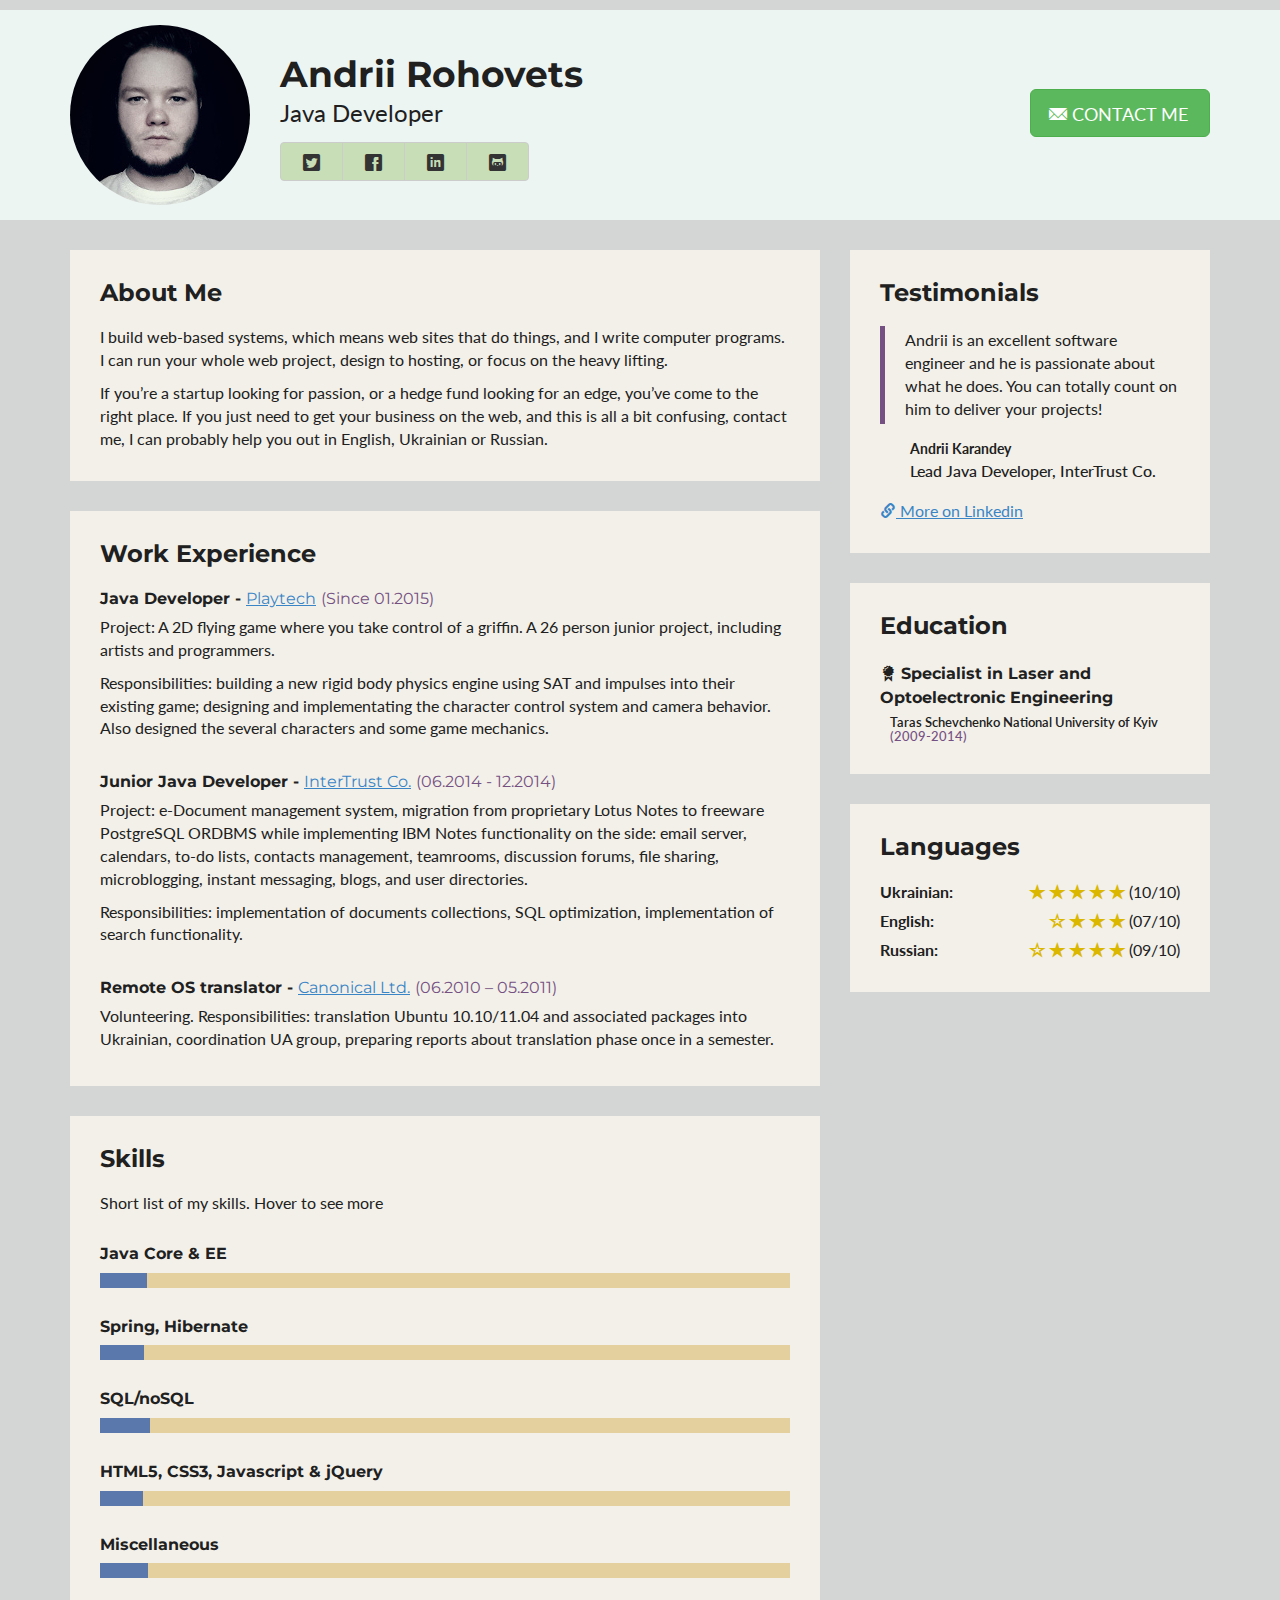
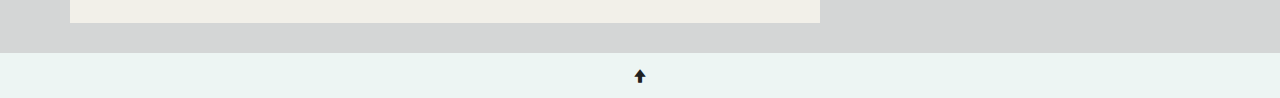
<file: index.html>
<!DOCTYPE html>
<html>
<head lang="en">
    <meta charset="UTF-8">
    <link rel="shortcut icon" href="favicon.ico">
    <title>Andrii Rohovets | Java Developer</title>

    <!-- Bootstrap CSS -->
    <link rel="stylesheet" href="css/bootstrap.min.css">
    <!-- Glyphicons PRO -->
    <link rel="stylesheet" href="css/glyphicons.css">
    <!-- Custom CSS -->
    <link rel="stylesheet" href="css/style.css">

    <!-- jQuery -->
    <script src="https://ajax.googleapis.com/ajax/libs/jquery/2.1.3/jquery.min.js"></script>
    <!-- Bootstrap JS -->
    <script type="text/javascript" async src="js/bootstrap.min.js"></script>
    <!-- custom js -->
    <script type="text/javascript" async src="js/main.js"></script>
</head>
<body>

<header>
    <div class="container">
        <img class="profile-image img-responsive img-circle pull-left" src="img/profile.jpg" alt="My photo"/>

        <div class="profile-content pull-left">
            <h1 class="name">Andrii Rohovets</h1>
            <h2 class="description">Java Developer</h2>

            <div class="btn-group" role="group">
                <a class="btn btn-default" href="https://twitter.com/AndrewRogovets" target="_blank" role="button"><i
                        class="si si-twitter"></i></a>
                <a class="btn btn-default" href="https://www.facebook.com/andrew.rogovets" target="_blank"
                   role="button"><i class="si si-facebook"></i></a>
                <a class="btn btn-default" href="https://ua.linkedin.com/in/andriirohovets" target="_blank"
                   role="button"><i class="si si-linked_in"></i></a>
                <a class="btn btn-default" href="https://github.com/ragePowered" target="_blank" role="button"><i
                        class="si si-github"></i></a>
            </div>
        </div>

        <a class="btn btn-lg btn-success pull-right" id="contactMe" href="mailto:andrew.rogovets@gmail.com"
           target="_blank"
           role="button"><i class="gi gi-envelope"></i>Contact me</a>
    </div>
</header>

<main class="container">
    <div class="row">

        <!-- Primary column -->
        <div class="col-md-8 col-sm-12 col-xs-12">
            <!-- About Me -->
            <section>
                <div class="section-inner">
                    <h2 class="heading">About Me</h2>
                    <p>I build web-based systems, which means web sites that do things, and I write computer programs.<br/>I can run your whole web project, design to hosting, or focus on the heavy lifting.</p>
                    <p>If you’re a startup looking for passion, or a hedge fund looking for an edge, you’ve come to the right place. If you just need to get your business on the web, and this is all a bit confusing,
                        contact me, I can probably help you out in English, Ukrainian or Russian.</p>
                </div>
            </section>

            <!-- Experience -->
            <section>
                <div class="section-inner">
                    <h2 class="heading">Work Experience</h2>

                    <div class="content">
                        <div class="item">
                            <h3 class="title">Java Developer - <span class="place"><a href="https://www.playtech.com/" target="_blank">Playtech</a></span> <span class="time">(Since 01.2015)</span>
                            </h3>
                            <p>Project: A 2D flying game where you take control of a griffin. A 26 person junior project, including artists and programmers.</p>
                            <p>Responsibilities: building a new rigid body physics engine using SAT and impulses into their existing game; designing and implementating the character control system and camera behavior.
                                Also designed the several characters and some game mechanics.</p>
                        </div>

                        <div class="item">
                            <h3 class="title">Junior Java Developer - <span class="place"><a href="http://www.intertrust.ru/" target="_blank">InterTrust Co.</a></span> <span class="time">(06.2014 - 12.2014)</span>
                            </h3>
                            <p>Project: e-Document management system, migration from proprietary Lotus Notes to freeware PostgreSQL ORDBMS while implementing IBM Notes functionality on the side: email server,
                                calendars, to-do lists, contacts management, teamrooms, discussion forums, file sharing, microblogging, instant messaging, blogs, and user directories.</p>
                            <p>Responsibilities: implementation of documents collections, SQL optimization, implementation of search functionality.</p>
                        </div>

                        <div class="item">
                            <h3 class="title">Remote OS translator - <span class="place"><a href="http://www.canonical.com/" target="_blank">Canonical Ltd.</a></span> <span class="time">(06.2010 – 05.2011)</span>
                            </h3>
                            <p>Volunteering. Responsibilities: translation Ubuntu 10.10/11.04 and associated packages into Ukrainian, coordination UA group, preparing reports about translation phase once in a
                                semester.</p>
                        </div>
                    </div>
                </div>
            </section>

            <!-- Skills -->
            <section>
                <div class="section-inner">
                    <h2 class="heading">Skills</h2>

                    <p class="intro"> Short list of my skills. Hover to see more</p>

                    <div class="skillset">

                        <!-- Java Core && Java EE -->
                        <div class="item">
                            <h3 class="level-title">Java Core &amp; EE</h3>

                            <div class="level-bar">
                                <div class="level-bar-inner level-label" data-level="87%"
                                     data-toggle="tooltip" data-placement="bottom" data-animation="true"
                                     title="Collections, Multithreading, NIO, Sockets, Concurrent API, EJB, JMS, Servlets, JSP">
                                </div>
                            </div>
                        </div>

                        <!-- Spring, Hibernate -->
                        <div class="item">
                            <h3 class="level-title">Spring, Hibernate</h3>

                            <div class="level-bar">
                                <div class="level-bar-inner level-label" data-level="82%"
                                     data-toggle="tooltip" data-placement="bottom" data-animation="true"
                                     title="DI, AOP, Security, MVC, JPA">
                                </div>
                            </div>
                        </div>

                        <!-- SQL/noSQL -->
                        <div class="item">
                            <h3 class="level-title">SQL/noSQL</h3>

                            <div class="level-bar">
                                <div class="level-bar-inner level-label" data-level="94%"
                                     data-toggle="tooltip" data-placement="bottom" data-animation="true"
                                     title="Oracle, PostgreSQL, MongoDB">
                                </div>
                            </div>
                        </div>

                        <!-- Javascript & jQuery -->
                        <div class="item">
                            <h3 class="level-title">HTML5, CSS3, Javascript &amp; jQuery</h3>

                            <div class="level-bar">
                                <div class="level-bar-inner" data-level="80%">
                                </div>
                            </div>
                        </div>

                        <!-- Miscellaneous -->
                        <div class="item">
                            <h3 class="level-title">Miscellaneous</h3>

                            <div class="level-bar">
                                <div class="level-bar-inner level-label" data-level="90%"
                                     data-toggle="tooltip" data-placement="bottom" data-animation="true"
                                     title="XML, XSLT, SVN, GIT, Junit, Log4j, Maven, Jira, Tomcat, JBOSS">
                                </div>
                            </div>
                        </div>

                    </div>
                </div>
            </section>

        </div>

        <!-- Secondary column -->
        <div class="col-md-4 col-sm-12 col-xs-12">

            <!-- Testimonials -->
            <aside class="testimonials">
                <div class="section-inner">
                    <h2 class="heading">Testimonials</h2>

                    <div class="content">
                        <div class="item">
                            <blockquote class="quote">
                                <p> Andrii is an excellent software engineer and he is passionate about what he does. You can totally count on him to deliver your
                                    projects!</p>
                            </blockquote>
                            <p class="source"><span class="name">Andrii Karandey</span><br/><span class="title">Lead Java Developer, InterTrust Co.</span>
                            </p>
                        </div>
                    </div>
                    <a class="more-link" href="https://ua.linkedin.com/in/andriirohovets" target="_blank"><i class="gi gi-link"></i> More on Linkedin</a>
                </div>
            </aside>

            <!-- Education -->
            <aside class="education">
                <div class="section-inner">
                    <h2 class="heading">Education</h2>

                    <div class="content">
                        <div class="item">
                            <h3 class="title"><i class="gi gi-certificate"></i> Specialist in Laser and Optoelectronic Engineering
                            </h3>
                            <h4 class="university">Taras Schevchenko National University of Kyiv <span class="year">(2009-2014)</span></h4>
                        </div>
                    </div>
                </div>
            </aside>

            <!-- Languages -->
            <aside class="languages">
                <div class="section-inner">
                    <h2 class="heading">Languages</h2>

                    <div class="content">
                        <ul class="list-unstyled">
                            <li class="item">
                                <span class="title">
                                    <strong>Ukrainian:</strong>
                                    <span class="stars">
                                        <i class="gi gi-star"></i> <i class="gi gi-star"></i> <i class="gi gi-star"></i> <i class="gi gi-star"></i> <i class="gi gi-star"></i> (10/10)
                                    </span>
                                </span>
                            </li>
                            <li class="item">
                                <span class="title">
                                    <strong>English:</strong>
                                    <span class="stars">
                                        <i class="gi gi-dislikes"></i> <i class="gi gi-star"></i> <i class="gi gi-star"></i> <i class="gi gi-star"></i> (07/10)
                                    </span>
                                </span>
                            </li>
                            <li class="item">
                                <span class="title">
                                    <strong>Russian:</strong>
                                    <span class="stars">
                                        <i class="gi gi-dislikes"></i> <i class="gi gi-star"></i> <i class="gi gi-star"></i> <i class="gi gi-star"></i> <i class="gi gi-star"></i> (09/10)
                                    </span>
                                </span>
                            </li>
                        </ul>
                    </div>
                </div>
            </aside>

        </div>
    </div>
</main>

<div class="scroll-top-wrapper ">
	<span class="scroll-top-inner">

	</span>
</div>

<footer class="footer">
    <div class="container text-center">
        <i class="gi gi-up_arrow"></i>
    </div>
</footer>

</body>
</html>
</file>
<file: css/glyphicons.css>
@font-face {
    font-family: 'Glyphicons Regular';
    src: url(../fonts/gi/glyphicons-regular.eot);
    src: url(../fonts/gi/glyphicons-regular.eot?#iefix) format('embedded-opentype'), url(../fonts/gi/glyphicons-regular.woff) format('woff'), url(../fonts/gi/glyphicons-regular.ttf) format('truetype'), url(../fonts/gi/glyphicons-regular.svg#glyphiconsregular) format('svg')
}

@font-face {
    font-family: 'Glyphicons Halflings Regular';
    src: url(../fonts/hi/glyphicons-halflings-regular.eot);
    src: url(../fonts/hi/glyphicons-halflings-regular.eot?#iefix) format('embedded-opentype'), url(../fonts/hi/glyphicons-halflings-regular.woff) format('woff'), url(../fonts/hi/glyphicons-halflings-regular.ttf) format('truetype'), url(../fonts/hi/glyphicons-halflings-regular.svg#glyphicons_halflingsregular) format('svg')
}

@font-face {
    font-family: 'Glyphicons Social Regular';
    src: url(../fonts/si/glyphicons-social-regular.eot);
    src: url(../fonts/si/glyphicons-social-regular.eot?#iefix) format('embedded-opentype'), url(../fonts/si/glyphicons-social-regular.woff) format('woff'), url(../fonts/si/glyphicons-social-regular.ttf) format('truetype'), url(../fonts/si/glyphicons-social-regular.svg#glyphicons_socialregular) format('svg')
}

@font-face {
    font-family: 'Glyphicons Filetypes Regular';
    src: url(../fonts/fi/glyphicons-filetypes-regular.eot);
    src: url(../fonts/fi/glyphicons-filetypes-regular.eot?#iefix) format('embedded-opentype'), url(../fonts/fi/glyphicons-filetypes-regular.woff) format('woff'), url(../fonts/fi/glyphicons-filetypes-regular.ttf) format('truetype'), url(../fonts/fi/glyphicons-filetypes-regular.svg#glyphicons_filetypesregular) format('svg')
}

.fi, .gi, .hi, .si {
    display: inline-block;
    position: relative;
    top: 2px;
    font-size: inherit;
    font-style: normal;
    font-weight: normal;
    -webkit-font-smoothing: antialiased;
}

.gi {
    font-family: 'Glyphicons Regular'
}

.hi {
    font-family: 'Glyphicons Halflings Regular'
}

.si {
    font-family: 'Glyphicons Social Regular'
}

.fi {
    font-family: 'Glyphicons Filetypes Regular'
}

.gi-white {
    color: #fff
}

.gi-glass:before {
    content: "\E001"
}

.gi-leaf:before {
    content: "\E002"
}

.gi-dog:before {
    content: "\E003"
}

.gi-user:before {
    content: "\E004"
}

.gi-girl:before {
    content: "\E005"
}

.gi-car:before {
    content: "\E006"
}

.gi-user_add:before {
    content: "\E007"
}

.gi-user_remove:before {
    content: "\E008"
}

.gi-film:before {
    content: "\E009"
}

.gi-magic:before {
    content: "\E010"
}

.gi-envelope:before {
    content: "\2709"
}

.gi-camera:before {
    content: "\E011"
}

.gi-heart:before {
    content: "\E013"
}

.gi-beach_umbrella:before {
    content: "\E014"
}

.gi-train:before {
    content: "\E015"
}

.gi-print:before {
    content: "\E016"
}

.gi-bin:before {
    content: "\E017"
}

.gi-music:before {
    content: "\E018"
}

.gi-note:before {
    content: "\E019"
}

.gi-heart_empty:before {
    content: "\E020"
}

.gi-home:before {
    content: "\E021"
}

.gi-snowflake:before {
    content: "\2744"
}

.gi-fire:before {
    content: "\E023"
}

.gi-magnet:before {
    content: "\E024"
}

.gi-parents:before {
    content: "\E025"
}

.gi-binoculars:before {
    content: "\E026"
}

.gi-road:before {
    content: "\E027"
}

.gi-search:before {
    content: "\E028"
}

.gi-cars:before {
    content: "\E029"
}

.gi-notes_2:before {
    content: "\E030"
}

.gi-pencil:before {
    content: "\270F"
}

.gi-bus:before {
    content: "\E032"
}

.gi-wifi_alt:before {
    content: "\E033"
}

.gi-luggage:before {
    content: "\E034"
}

.gi-old_man:before {
    content: "\E035"
}

.gi-woman:before {
    content: "\E036"
}

.gi-file:before {
    content: "\E037"
}

.gi-coins:before {
    content: "\E038"
}

.gi-airplane:before {
    content: "\2708"
}

.gi-notes:before {
    content: "\E040"
}

.gi-stats:before {
    content: "\E041"
}

.gi-charts:before {
    content: "\E042"
}

.gi-pie_chart:before {
    content: "\E043"
}

.gi-group:before {
    content: "\E044"
}

.gi-keys:before {
    content: "\E045"
}

.gi-calendar:before {
    content: "\E046"
}

.gi-router:before {
    content: "\E047"
}

.gi-camera_small:before {
    content: "\E048"
}

.gi-dislikes:before {
    content: "\E049"
}

.gi-star:before {
    content: "\E050"
}

.gi-link:before {
    content: "\E051"
}

.gi-eye_open:before {
    content: "\E052"
}

.gi-eye_close:before {
    content: "\E053"
}

.gi-alarm:before {
    content: "\E054"
}

.gi-clock:before {
    content: "\E055"
}

.gi-stopwatch:before {
    content: "\E056"
}

.gi-projector:before {
    content: "\E057"
}

.gi-history:before {
    content: "\E058"
}

.gi-truck:before {
    content: "\E059"
}

.gi-cargo:before {
    content: "\E060"
}

.gi-compass:before {
    content: "\E061"
}

.gi-keynote:before {
    content: "\E062"
}

.gi-paperclip:before {
    content: "\E063"
}

.gi-power:before {
    content: "\E064"
}

.gi-lightbulb:before {
    content: "\E065"
}

.gi-tag:before {
    content: "\E066"
}

.gi-tags:before {
    content: "\E067"
}

.gi-cleaning:before {
    content: "\E068"
}

.gi-ruller:before {
    content: "\E069"
}

.gi-gift:before {
    content: "\E070"
}

.gi-umbrella:before {
    content: "\2602"
}

.gi-book:before {
    content: "\E072"
}

.gi-bookmark:before {
    content: "\E073"
}

.gi-wifi:before {
    content: "\E074"
}

.gi-cup:before {
    content: "\E075"
}

.gi-stroller:before {
    content: "\E076"
}

.gi-headphones:before {
    content: "\E077"
}

.gi-headset:before {
    content: "\E078"
}

.gi-warning_sign:before {
    content: "\E079"
}

.gi-signal:before {
    content: "\E080"
}

.gi-retweet:before {
    content: "\E081"
}

.gi-refresh:before {
    content: "\E082"
}

.gi-roundabout:before {
    content: "\E083"
}

.gi-random:before {
    content: "\E084"
}

.gi-heat:before {
    content: "\E085"
}

.gi-repeat:before {
    content: "\E086"
}

.gi-display:before {
    content: "\E087"
}

.gi-log_book:before {
    content: "\E088"
}

.gi-address_book:before {
    content: "\E089"
}

.gi-building:before {
    content: "\E090"
}

.gi-eyedropper:before {
    content: "\E091"
}

.gi-adjust:before {
    content: "\E092"
}

.gi-tint:before {
    content: "\E093"
}

.gi-crop:before {
    content: "\E094"
}

.gi-vector_path_square:before {
    content: "\E095"
}

.gi-vector_path_circle:before {
    content: "\E096"
}

.gi-vector_path_polygon:before {
    content: "\E097"
}

.gi-vector_path_line:before {
    content: "\E098"
}

.gi-vector_path_curve:before {
    content: "\E099"
}

.gi-vector_path_all:before {
    content: "\E100"
}

.gi-font:before {
    content: "\E101"
}

.gi-italic:before {
    content: "\E102"
}

.gi-bold:before {
    content: "\E103"
}

.gi-text_underline:before {
    content: "\E104"
}

.gi-text_strike:before {
    content: "\E105"
}

.gi-text_height:before {
    content: "\E106"
}

.gi-text_width:before {
    content: "\E107"
}

.gi-text_resize:before {
    content: "\E108"
}

.gi-left_indent:before {
    content: "\E109"
}

.gi-right_indent:before {
    content: "\E110"
}

.gi-align_left:before {
    content: "\E111"
}

.gi-align_center:before {
    content: "\E112"
}

.gi-align_right:before {
    content: "\E113"
}

.gi-justify:before {
    content: "\E114"
}

.gi-list:before {
    content: "\E115"
}

.gi-text_smaller:before {
    content: "\E116"
}

.gi-text_bigger:before {
    content: "\E117"
}

.gi-embed:before {
    content: "\E118"
}

.gi-embed_close:before {
    content: "\E119"
}

.gi-table:before {
    content: "\E120"
}

.gi-message_full:before {
    content: "\E121"
}

.gi-message_empty:before {
    content: "\E122"
}

.gi-message_in:before {
    content: "\E123"
}

.gi-message_out:before {
    content: "\E124"
}

.gi-message_plus:before {
    content: "\E125"
}

.gi-message_minus:before {
    content: "\E126"
}

.gi-message_ban:before {
    content: "\E127"
}

.gi-message_flag:before {
    content: "\E128"
}

.gi-message_lock:before {
    content: "\E129"
}

.gi-message_new:before {
    content: "\E130"
}

.gi-inbox:before {
    content: "\E131"
}

.gi-inbox_plus:before {
    content: "\E132"
}

.gi-inbox_minus:before {
    content: "\E133"
}

.gi-inbox_lock:before {
    content: "\E134"
}

.gi-inbox_in:before {
    content: "\E135"
}

.gi-inbox_out:before {
    content: "\E136"
}

.gi-cogwheel:before {
    content: "\E137"
}

.gi-cogwheels:before {
    content: "\E138"
}

.gi-picture:before {
    content: "\E139"
}

.gi-adjust_alt:before {
    content: "\E140"
}

.gi-database_lock:before {
    content: "\E141"
}

.gi-database_plus:before {
    content: "\E142"
}

.gi-database_minus:before {
    content: "\E143"
}

.gi-database_ban:before {
    content: "\E144"
}

.gi-folder_open:before {
    content: "\E145"
}

.gi-folder_plus:before {
    content: "\E146"
}

.gi-folder_minus:before {
    content: "\E147"
}

.gi-folder_lock:before {
    content: "\E148"
}

.gi-folder_flag:before {
    content: "\E149"
}

.gi-folder_new:before {
    content: "\E150"
}

.gi-edit:before {
    content: "\E151"
}

.gi-new_window:before {
    content: "\E152"
}

.gi-check:before {
    content: "\E153"
}

.gi-unchecked:before {
    content: "\E154"
}

.gi-more_windows:before {
    content: "\E155"
}

.gi-show_big_thumbnails:before {
    content: "\E156"
}

.gi-show_thumbnails:before {
    content: "\E157"
}

.gi-show_thumbnails_with_lines:before {
    content: "\E158"
}

.gi-show_lines:before {
    content: "\E159"
}

.gi-playlist:before {
    content: "\E160"
}

.gi-imac:before {
    content: "\E161"
}

.gi-macbook:before {
    content: "\E162"
}

.gi-ipad:before {
    content: "\E163"
}

.gi-iphone:before {
    content: "\E164"
}

.gi-iphone_transfer:before {
    content: "\E165"
}

.gi-iphone_exchange:before {
    content: "\E166"
}

.gi-ipod:before {
    content: "\E167"
}

.gi-ipod_shuffle:before {
    content: "\E168"
}

.gi-ear_plugs:before {
    content: "\E169"
}

.gi-record:before {
    content: "\E170"
}

.gi-step_backward:before {
    content: "\E171"
}

.gi-fast_backward:before {
    content: "\E172"
}

.gi-rewind:before {
    content: "\E173"
}

.gi-play:before {
    content: "\E174"
}

.gi-pause:before {
    content: "\E175"
}

.gi-stop:before {
    content: "\E176"
}

.gi-forward:before {
    content: "\E177"
}

.gi-fast_forward:before {
    content: "\E178"
}

.gi-step_forward:before {
    content: "\E179"
}

.gi-eject:before {
    content: "\E180"
}

.gi-facetime_video:before {
    content: "\E181"
}

.gi-download_alt:before {
    content: "\E182"
}

.gi-mute:before {
    content: "\E183"
}

.gi-volume_down:before {
    content: "\E184"
}

.gi-volume_up:before {
    content: "\E185"
}

.gi-screenshot:before {
    content: "\E186"
}

.gi-move:before {
    content: "\E187"
}

.gi-more:before {
    content: "\E188"
}

.gi-brightness_reduce:before {
    content: "\E189"
}

.gi-brightness_increase:before {
    content: "\E190"
}

.gi-circle_plus:before {
    content: "\E191"
}

.gi-circle_minus:before {
    content: "\E192"
}

.gi-circle_remove:before {
    content: "\E193"
}

.gi-circle_ok:before {
    content: "\E194"
}

.gi-circle_question_mark:before {
    content: "\E195"
}

.gi-circle_info:before {
    content: "\E196"
}

.gi-circle_exclamation_mark:before {
    content: "\E197"
}

.gi-remove:before {
    content: "\E198"
}

.gi-ok:before {
    content: "\E199"
}

.gi-ban:before {
    content: "\E200"
}

.gi-download:before {
    content: "\E201"
}

.gi-upload:before {
    content: "\E202"
}

.gi-shopping_cart:before {
    content: "\E203"
}

.gi-lock:before {
    content: "\E204"
}

.gi-unlock:before {
    content: "\E205"
}

.gi-electricity:before {
    content: "\E206"
}

.gi-ok_2:before {
    content: "\E207"
}

.gi-remove_2:before {
    content: "\E208"
}

.gi-cart_out:before {
    content: "\E209"
}

.gi-cart_in:before {
    content: "\E210"
}

.gi-left_arrow:before {
    content: "\E211"
}

.gi-right_arrow:before {
    content: "\E212"
}

.gi-down_arrow:before {
    content: "\E213"
}

.gi-up_arrow:before {
    content: "\E214"
}

.gi-resize_small:before {
    content: "\E215"
}

.gi-resize_full:before {
    content: "\E216"
}

.gi-circle_arrow_left:before {
    content: "\E217"
}

.gi-circle_arrow_right:before {
    content: "\E218"
}

.gi-circle_arrow_top:before {
    content: "\E219"
}

.gi-circle_arrow_down:before {
    content: "\E220"
}

.gi-play_button:before {
    content: "\E221"
}

.gi-unshare:before {
    content: "\E222"
}

.gi-share:before {
    content: "\E223"
}

.gi-chevron-right:before {
    content: "\E224";
    position: absolute;
    top: 50%;
    z-index: 5;
    display: inline-block;
    right: 50%;
    margin-right: -10px;
}

.gi-chevron-left:before {
    content: "\E225";
    position: absolute;
    top: 50%;
    z-index: 5;
    display: inline-block;
    left: 50%;
    margin-left: -10px;
}

.gi-bluetooth:before {
    content: "\E226"
}

.gi-euro:before {
    content: "\20AC"
}

.gi-usd:before {
    content: "\E228"
}

.gi-gbp:before {
    content: "\E229"
}

.gi-retweet_2:before {
    content: "\E230"
}

.gi-moon:before {
    content: "\E231"
}

.gi-sun:before {
    content: "\2609"
}

.gi-cloud:before {
    content: "\2601"
}

.gi-direction:before {
    content: "\E234"
}

.gi-brush:before {
    content: "\E235"
}

.gi-pen:before {
    content: "\E236"
}

.gi-zoom_in:before {
    content: "\E237"
}

.gi-zoom_out:before {
    content: "\E238"
}

.gi-pin:before {
    content: "\E239"
}

.gi-albums:before {
    content: "\E240"
}

.gi-rotation_lock:before {
    content: "\E241"
}

.gi-flash:before {
    content: "\E242"
}

.gi-google_maps:before {
    content: "\E243"
}

.gi-anchor:before {
    content: "\2693"
}

.gi-conversation:before {
    content: "\E245"
}

.gi-chat:before {
    content: "\E246"
}

.gi-male:before {
    content: "\E247"
}

.gi-female:before {
    content: "\E248"
}

.gi-asterisk:before {
    content: "\002A"
}

.gi-divide:before {
    content: "\00F7"
}

.gi-snorkel_diving:before {
    content: "\E251"
}

.gi-scuba_diving:before {
    content: "\E252"
}

.gi-oxygen_bottle:before {
    content: "\E253"
}

.gi-fins:before {
    content: "\E254"
}

.gi-fishes:before {
    content: "\E255"
}

.gi-boat:before {
    content: "\E256"
}

.gi-delete:before {
    content: "\E257"
}

.gi-sheriffs_star:before {
    content: "\E258"
}

.gi-qrcode:before {
    content: "\E259"
}

.gi-barcode:before {
    content: "\E260"
}

.gi-pool:before {
    content: "\E261"
}

.gi-buoy:before {
    content: "\E262"
}

.gi-spade:before {
    content: "\E263"
}

.gi-bank:before {
    content: "\E264"
}

.gi-vcard:before {
    content: "\E265"
}

.gi-electrical_plug:before {
    content: "\E266"
}

.gi-flag:before {
    content: "\E267"
}

.gi-credit_card:before {
    content: "\E268"
}

.gi-keyboard-wireless:before {
    content: "\E269"
}

.gi-keyboard-wired:before {
    content: "\E270"
}

.gi-shield:before {
    content: "\E271"
}

.gi-ring:before {
    content: "\02DA"
}

.gi-cake:before {
    content: "\E273"
}

.gi-drink:before {
    content: "\E274"
}

.gi-beer:before {
    content: "\E275"
}

.gi-fast_food:before {
    content: "\E276"
}

.gi-cutlery:before {
    content: "\E277"
}

.gi-pizza:before {
    content: "\E278"
}

.gi-birthday_cake:before {
    content: "\E279"
}

.gi-tablet:before {
    content: "\E280"
}

.gi-settings:before {
    content: "\E281"
}

.gi-bullets:before {
    content: "\E282"
}

.gi-cardio:before {
    content: "\E283"
}

.gi-t-shirt:before {
    content: "\E284"
}

.gi-pants:before {
    content: "\E285"
}

.gi-sweater:before {
    content: "\E286"
}

.gi-fabric:before {
    content: "\E287"
}

.gi-leather:before {
    content: "\E288"
}

.gi-scissors:before {
    content: "\E289"
}

.gi-bomb:before {
    content: "\E290"
}

.gi-skull:before {
    content: "\E291"
}

.gi-celebration:before {
    content: "\E292"
}

.gi-tea_kettle:before {
    content: "\E293"
}

.gi-french_press:before {
    content: "\E294"
}

.gi-coffee_cup:before {
    content: "\E295"
}

.gi-pot:before {
    content: "\E296"
}

.gi-grater:before {
    content: "\E297"
}

.gi-kettle:before {
    content: "\E298"
}

.gi-hospital:before {
    content: "\E299"
}

.gi-hospital_h:before {
    content: "\E300"
}

.gi-microphone:before {
    content: "\E301"
}

.gi-webcam:before {
    content: "\E302"
}

.gi-temple_christianity_church:before {
    content: "\E303"
}

.gi-temple_islam:before {
    content: "\E304"
}

.gi-temple_hindu:before {
    content: "\E305"
}

.gi-temple_buddhist:before {
    content: "\E306"
}

.gi-bicycle:before {
    content: "\E307"
}

.gi-life_preserver:before {
    content: "\E308"
}

.gi-share_alt:before {
    content: "\E309"
}

.gi-comments:before {
    content: "\E310"
}

.gi-flower:before {
    content: "\2698"
}

.gi-baseball:before {
    content: "\26BE"
}

.gi-rugby:before {
    content: "\E313"
}

.gi-ax:before {
    content: "\E314"
}

.gi-table_tennis:before {
    content: "\E315"
}

.gi-bowling:before {
    content: "\E316"
}

.gi-tree_conifer:before {
    content: "\E317"
}

.gi-tree_deciduous:before {
    content: "\E318"
}

.gi-more_items:before {
    content: "\E319"
}

.gi-sort:before {
    content: "\E320"
}

.gi-filter:before {
    content: "\E321"
}

.gi-gamepad:before {
    content: "\E322"
}

.gi-playing_dices:before {
    content: "\E323"
}

.gi-calculator:before {
    content: "\E324"
}

.gi-tie:before {
    content: "\E325"
}

.gi-wallet:before {
    content: "\E326"
}

.gi-piano:before {
    content: "\E327"
}

.gi-sampler:before {
    content: "\E328"
}

.gi-podium:before {
    content: "\E329"
}

.gi-soccer_ball:before {
    content: "\E330"
}

.gi-blog:before {
    content: "\E331"
}

.gi-dashboard:before {
    content: "\E332"
}

.gi-certificate:before {
    content: "\E333"
}

.gi-bell:before {
    content: "\E334"
}

.gi-candle:before {
    content: "\E335"
}

.gi-pushpin:before {
    content: "\E336"
}

.gi-iphone_shake:before {
    content: "\E337"
}

.gi-pin_flag:before {
    content: "\E338"
}

.gi-turtle:before {
    content: "\E339"
}

.gi-rabbit:before {
    content: "\E340"
}

.gi-globe:before {
    content: "\E341"
}

.gi-briefcase:before {
    content: "\E342"
}

.gi-hdd:before {
    content: "\E343"
}

.gi-thumbs_up:before {
    content: "\E344"
}

.gi-thumbs_down:before {
    content: "\E345"
}

.gi-hand_right:before {
    content: "\E346"
}

.gi-hand_left:before {
    content: "\E347"
}

.gi-hand_up:before {
    content: "\E348"
}

.gi-hand_down:before {
    content: "\E349"
}

.gi-fullscreen:before {
    content: "\E350"
}

.gi-shopping_bag:before {
    content: "\E351"
}

.gi-book_open:before {
    content: "\E352"
}

.gi-nameplate:before {
    content: "\E353"
}

.gi-nameplate_alt:before {
    content: "\E354"
}

.gi-vases:before {
    content: "\E355"
}

.gi-bullhorn:before {
    content: "\E356"
}

.gi-dumbbell:before {
    content: "\E357"
}

.gi-suitcase:before {
    content: "\E358"
}

.gi-file_import:before {
    content: "\E359"
}

.gi-file_export:before {
    content: "\E360"
}

.gi-bug:before {
    content: "\E361"
}

.gi-crown:before {
    content: "\E362"
}

.gi-smoking:before {
    content: "\E363"
}

.gi-cloud-download:before {
    content: "\E364"
}

.gi-cloud-upload:before {
    content: "\E365"
}

.gi-restart:before {
    content: "\E366"
}

.gi-security_camera:before {
    content: "\E367"
}

.gi-expand:before {
    content: "\E368"
}

.gi-collapse:before {
    content: "\E369"
}

.gi-collapse_top:before {
    content: "\E370"
}

.gi-globe_af:before {
    content: "\E371"
}

.gi-global:before {
    content: "\E372"
}

.gi-spray:before {
    content: "\E373"
}

.gi-nails:before {
    content: "\E374"
}

.gi-claw_hammer:before {
    content: "\E375"
}

.gi-classic_hammer:before {
    content: "\E376"
}

.gi-hand_saw:before {
    content: "\E377"
}

.gi-riflescope:before {
    content: "\E378"
}

.gi-electrical_socket_eu:before {
    content: "\E379"
}

.gi-electrical_socket_us:before {
    content: "\E380"
}

.gi-message_forward:before {
    content: "\E381"
}

.gi-coat_hanger:before {
    content: "\E382"
}

.gi-dress:before {
    content: "\E383"
}

.gi-bathrobe:before {
    content: "\E384"
}

.gi-shirt:before {
    content: "\E385"
}

.gi-underwear:before {
    content: "\E386"
}

.gi-log_in:before {
    content: "\E387"
}

.gi-log_out:before {
    content: "\E388"
}

.gi-exit:before {
    content: "\E389"
}

.gi-new_window_alt:before {
    content: "\E390"
}

.gi-video_sd:before {
    content: "\E391"
}

.gi-video_hd:before {
    content: "\E392"
}

.gi-subtitles:before {
    content: "\E393"
}

.gi-sound_stereo:before {
    content: "\E394"
}

.gi-sound_dolby:before {
    content: "\E395"
}

.gi-sound_5_1:before {
    content: "\E396"
}

.gi-sound_6_1:before {
    content: "\E397"
}

.gi-sound_7_1:before {
    content: "\E398"
}

.gi-copyright_mark:before {
    content: "\E399"
}

.gi-registration_mark:before {
    content: "\E400"
}

.gi-radar:before {
    content: "\E401"
}

.gi-skateboard:before {
    content: "\E402"
}

.gi-golf_course:before {
    content: "\E403"
}

.gi-sorting:before {
    content: "\E404"
}

.gi-sort-by-alphabet:before {
    content: "\E405"
}

.gi-sort-by-alphabet-alt:before {
    content: "\E406"
}

.gi-sort-by-order:before {
    content: "\E407"
}

.gi-sort-by-order-alt:before {
    content: "\E408"
}

.gi-sort-by-attributes:before {
    content: "\E409"
}

.gi-sort-by-attributes-alt:before {
    content: "\E410"
}

.gi-compressed:before {
    content: "\E411"
}

.gi-package:before {
    content: "\E412"
}

.gi-cloud_plus:before {
    content: "\E413"
}

.gi-cloud_minus:before {
    content: "\E414"
}

.gi-disk_save:before {
    content: "\E415"
}

.gi-disk_open:before {
    content: "\E416"
}

.gi-disk_saved:before {
    content: "\E417"
}

.gi-disk_remove:before {
    content: "\E418"
}

.gi-disk_import:before {
    content: "\E419"
}

.gi-disk_export:before {
    content: "\E420"
}

.gi-tower:before {
    content: "\E421"
}

.gi-send:before {
    content: "\E422"
}

.gi-git_branch:before {
    content: "\E423"
}

.gi-git_create:before {
    content: "\E424"
}

.gi-git_private:before {
    content: "\E425"
}

.gi-git_delete:before {
    content: "\E426"
}

.gi-git_merge:before {
    content: "\E427"
}

.gi-git_pull_request:before {
    content: "\E428"
}

.gi-git_compare:before {
    content: "\E429"
}

.gi-git_commit:before {
    content: "\E430"
}

.gi-construction_cone:before {
    content: "\E431"
}

.gi-shoe_steps:before {
    content: "\E432"
}

.gi-plus:before {
    content: "\002B"
}

.gi-minus:before {
    content: "\2212"
}

.gi-redo:before {
    content: "\E435"
}

.gi-undo:before {
    content: "\E436"
}

.gi-golf:before {
    content: "\E437"
}

.gi-hockey:before {
    content: "\E438"
}

.gi-pipe:before {
    content: "\E439"
}

.gi-wrench:before {
    content: "\E440"
}

.gi-folder_closed:before {
    content: "\E441"
}

.gi-phone_alt:before {
    content: "\E442"
}

.gi-earphone:before {
    content: "\E443"
}

.gi-floppy_disk:before {
    content: "\E444"
}

.gi-floppy_saved:before {
    content: "\E445"
}

.gi-floppy_remove:before {
    content: "\E446"
}

.gi-floppy_save:before {
    content: "\E447"
}

.gi-floppy_open:before {
    content: "\E448"
}

.gi-translate:before {
    content: "\E449"
}

.gi-fax:before {
    content: "\E450"
}

.gi-factory:before {
    content: "\E451"
}

.gi-shop_window:before {
    content: "\E452"
}

.gi-shop:before {
    content: "\E453"
}

.gi-kiosk:before {
    content: "\E454"
}

.gi-kiosk_wheels:before {
    content: "\E455"
}

.gi-kiosk_light:before {
    content: "\E456"
}

.gi-kiosk_food:before {
    content: "\E457"
}

.gi-transfer:before {
    content: "\E458"
}

.gi-money:before {
    content: "\E459"
}

.gi-header:before {
    content: "\E460"
}

.gi-blacksmith:before {
    content: "\E461"
}

.gi-saw_blade:before {
    content: "\E462"
}

.gi-basketball:before {
    content: "\E463"
}

.gi-server:before {
    content: "\E464"
}

.gi-server_plus:before {
    content: "\E465"
}

.gi-server_minus:before {
    content: "\E466"
}

.gi-server_ban:before {
    content: "\E467"
}

.gi-server_flag:before {
    content: "\E468"
}

.gi-server_lock:before {
    content: "\E469"
}

.gi-server_new:before {
    content: "\E470"
}

.hi-glass:before {
    content: "\E001"
}

.hi-music:before {
    content: "\E002"
}

.hi-search:before {
    content: "\E003"
}

.hi-envelope:before {
    content: "\2709"
}

.hi-heart:before {
    content: "\E005"
}

.hi-star:before {
    content: "\E006"
}

.hi-star-empty:before {
    content: "\E007"
}

.hi-user:before {
    content: "\E008"
}

.hi-film:before {
    content: "\E009"
}

.hi-th-large:before {
    content: "\E010"
}

.hi-th:before {
    content: "\E011"
}

.hi-th-list:before {
    content: "\E012"
}

.hi-ok:before {
    content: "\E013"
}

.hi-remove:before {
    content: "\E014"
}

.hi-zoom-in:before {
    content: "\E015"
}

.hi-zoom-out:before {
    content: "\E016"
}

.hi-off:before {
    content: "\E017"
}

.hi-signal:before {
    content: "\E018"
}

.hi-cog:before {
    content: "\E019"
}

.hi-trash:before {
    content: "\E020"
}

.hi-home:before {
    content: "\E021"
}

.hi-file:before {
    content: "\E022"
}

.hi-time:before {
    content: "\E023"
}

.hi-road:before {
    content: "\E024"
}

.hi-download-alt:before {
    content: "\E025"
}

.hi-download:before {
    content: "\E026"
}

.hi-upload:before {
    content: "\E027"
}

.hi-inbox:before {
    content: "\E028"
}

.hi-play-circle:before {
    content: "\E029"
}

.hi-repeat:before {
    content: "\E030"
}

.hi-refresh:before {
    content: "\E031"
}

.hi-list-alt:before {
    content: "\E032"
}

.hi-lock:before {
    content: "\E033"
}

.hi-flag:before {
    content: "\E034"
}

.hi-headphones:before {
    content: "\E035"
}

.hi-volume-off:before {
    content: "\E036"
}

.hi-volume-down:before {
    content: "\E037"
}

.hi-volume-up:before {
    content: "\E038"
}

.hi-qrcode:before {
    content: "\E039"
}

.hi-barcode:before {
    content: "\E040"
}

.hi-tag:before {
    content: "\E041"
}

.hi-tags:before {
    content: "\E042"
}

.hi-book:before {
    content: "\E043"
}

.hi-bookmark:before {
    content: "\E044"
}

.hi-print:before {
    content: "\E045"
}

.hi-camera:before {
    content: "\E046"
}

.hi-font:before {
    content: "\E047"
}

.hi-bold:before {
    content: "\E048"
}

.hi-italic:before {
    content: "\E049"
}

.hi-text-height:before {
    content: "\E050"
}

.hi-text-width:before {
    content: "\E051"
}

.hi-align-left:before {
    content: "\E052"
}

.hi-align-center:before {
    content: "\E053"
}

.hi-align-right:before {
    content: "\E054"
}

.hi-align-justify:before {
    content: "\E055"
}

.hi-list:before {
    content: "\E056"
}

.hi-indent-left:before {
    content: "\E057"
}

.hi-indent-right:before {
    content: "\E058"
}

.hi-facetime-video:before {
    content: "\E059"
}

.hi-picture:before {
    content: "\E060"
}

.hi-pencil:before {
    content: "\270F"
}

.hi-map-marker:before {
    content: "\E062"
}

.hi-adjust:before {
    content: "\E063"
}

.hi-tint:before {
    content: "\E064"
}

.hi-edit:before {
    content: "\E065"
}

.hi-share:before {
    content: "\E066"
}

.hi-check:before {
    content: "\E067"
}

.hi-move:before {
    content: "\E068"
}

.hi-step-backward:before {
    content: "\E069"
}

.hi-fast-backward:before {
    content: "\E070"
}

.hi-backward:before {
    content: "\E071"
}

.hi-play:before {
    content: "\E072"
}

.hi-pause:before {
    content: "\E073"
}

.hi-stop:before {
    content: "\E074"
}

.hi-forward:before {
    content: "\E075"
}

.hi-fast-forward:before {
    content: "\E076"
}

.hi-step-forward:before {
    content: "\E077"
}

.hi-eject:before {
    content: "\E078"
}

.hi-chevron-left:before {
    content: "\E079"
}

.hi-chevron-right:before {
    content: "\E080"
}

.hi-plus-sign:before {
    content: "\E081"
}

.hi-minus-sign:before {
    content: "\E082"
}

.hi-remove-sign:before {
    content: "\E083"
}

.hi-ok-sign:before {
    content: "\E084"
}

.hi-question-sign:before {
    content: "\E085"
}

.hi-info-sign:before {
    content: "\E086"
}

.hi-screenshot:before {
    content: "\E087"
}

.hi-remove-circle:before {
    content: "\E088"
}

.hi-ok-circle:before {
    content: "\E089"
}

.hi-ban-circle:before {
    content: "\E090"
}

.hi-arrow-left:before {
    content: "\E091"
}

.hi-arrow-right:before {
    content: "\E092"
}

.hi-arrow-up:before {
    content: "\E093"
}

.hi-arrow-down:before {
    content: "\E094"
}

.hi-share-alt:before {
    content: "\E095"
}

.hi-resize-full:before {
    content: "\E096"
}

.hi-resize-small:before {
    content: "\E097"
}

.hi-plus:before {
    content: "\002B"
}

.hi-minus:before {
    content: "\2212"
}

.hi-asterisk:before {
    content: "\002A"
}

.hi-exclamation-sign:before {
    content: "\E101"
}

.hi-gift:before {
    content: "\E102"
}

.hi-leaf:before {
    content: "\E103"
}

.hi-fire:before {
    content: "\E104"
}

.hi-eye-open:before {
    content: "\E105"
}

.hi-eye-close:before {
    content: "\E106"
}

.hi-warning-sign:before {
    content: "\E107"
}

.hi-plane:before {
    content: "\E108"
}

.hi-calendar:before {
    content: "\E109"
}

.hi-random:before {
    content: "\E110"
}

.hi-comments:before {
    content: "\E111"
}

.hi-magnet:before {
    content: "\E112"
}

.hi-chevron-up:before {
    content: "\E113"
}

.hi-chevron-down:before {
    content: "\E114"
}

.hi-retweet:before {
    content: "\E115"
}

.hi-shopping-cart:before {
    content: "\E116"
}

.hi-folder-close:before {
    content: "\E117"
}

.hi-folder-open:before {
    content: "\E118"
}

.hi-resize-vertical:before {
    content: "\E119"
}

.hi-resize-horizontal:before {
    content: "\E120"
}

.hi-hdd:before {
    content: "\E121"
}

.hi-bullhorn:before {
    content: "\E122"
}

.hi-bell:before {
    content: "\E123"
}

.hi-certificate:before {
    content: "\E124"
}

.hi-thumbs-up:before {
    content: "\E125"
}

.hi-thumbs-down:before {
    content: "\E126"
}

.hi-hand-right:before {
    content: "\E127"
}

.hi-hand-left:before {
    content: "\E128"
}

.hi-hand-top:before {
    content: "\E129"
}

.hi-hand-down:before {
    content: "\E130"
}

.hi-circle-arrow-right:before {
    content: "\E131"
}

.hi-circle-arrow-left:before {
    content: "\E132"
}

.hi-circle-arrow-top:before {
    content: "\E133"
}

.hi-circle-arrow-down:before {
    content: "\E134"
}

.hi-globe:before {
    content: "\E135"
}

.hi-wrench:before {
    content: "\E136"
}

.hi-tasks:before {
    content: "\E137"
}

.hi-filter:before {
    content: "\E138"
}

.hi-briefcase:before {
    content: "\E139"
}

.hi-fullscreen:before {
    content: "\E140"
}

.hi-dashboard:before {
    content: "\E141"
}

.hi-paperclip:before {
    content: "\E142"
}

.hi-heart-empty:before {
    content: "\E143"
}

.hi-link:before {
    content: "\E144"
}

.hi-phone:before {
    content: "\E145"
}

.hi-pushpin:before {
    content: "\E146"
}

.hi-euro:before {
    content: "\20AC"
}

.hi-usd:before {
    content: "\E148"
}

.hi-gbp:before {
    content: "\E149"
}

.hi-sort:before {
    content: "\E150"
}

.hi-sort-by-alphabet:before {
    content: "\E151"
}

.hi-sort-by-alphabet-alt:before {
    content: "\E152"
}

.hi-sort-by-order:before {
    content: "\E153"
}

.hi-sort-by-order-alt:before {
    content: "\E154"
}

.hi-sort-by-attributes:before {
    content: "\E155"
}

.hi-sort-by-attributes-alt:before {
    content: "\E156"
}

.hi-unchecked:before {
    content: "\E157"
}

.hi-expand:before {
    content: "\E158"
}

.hi-collapse:before {
    content: "\E159"
}

.hi-collapse-top:before {
    content: "\E160"
}

.hi-log_in:before {
    content: "\E161"
}

.hi-flash:before {
    content: "\E162"
}

.hi-log_out:before {
    content: "\E163"
}

.hi-new_window:before {
    content: "\E164"
}

.hi-record:before {
    content: "\E165"
}

.hi-save:before {
    content: "\E166"
}

.hi-open:before {
    content: "\E167"
}

.hi-saved:before {
    content: "\E168"
}

.hi-import:before {
    content: "\E169"
}

.hi-export:before {
    content: "\E170"
}

.hi-send:before {
    content: "\E171"
}

.hi-floppy_disk:before {
    content: "\E172"
}

.hi-floppy_saved:before {
    content: "\E173"
}

.hi-floppy_remove:before {
    content: "\E174"
}

.hi-floppy_save:before {
    content: "\E175"
}

.hi-floppy_open:before {
    content: "\E176"
}

.hi-credit_card:before {
    content: "\E177"
}

.hi-transfer:before {
    content: "\E178"
}

.hi-cutlery:before {
    content: "\E179"
}

.hi-header:before {
    content: "\E180"
}

.hi-compressed:before {
    content: "\E181"
}

.hi-earphone:before {
    content: "\E182"
}

.hi-phone_alt:before {
    content: "\E183"
}

.hi-tower:before {
    content: "\E184"
}

.hi-stats:before {
    content: "\E185"
}

.hi-sd_video:before {
    content: "\E186"
}

.hi-hd_video:before {
    content: "\E187"
}

.hi-subtitles:before {
    content: "\E188"
}

.hi-sound_stereo:before {
    content: "\E189"
}

.hi-sound_dolby:before {
    content: "\E190"
}

.hi-sound_5_1:before {
    content: "\E191"
}

.hi-sound_6_1:before {
    content: "\E192"
}

.hi-sound_7_1:before {
    content: "\E193"
}

.hi-copyright_mark:before {
    content: "\E194"
}

.hi-registration_mark:before {
    content: "\E195"
}

.hi-cloud:before {
    content: "\2601"
}

.hi-cloud_download:before {
    content: "\E197"
}

.hi-cloud_upload:before {
    content: "\E198"
}

.hi-tree_conifer:before {
    content: "\E199"
}

.hi-tree_deciduous:before {
    content: "\E200"
}

.si-pinterest:before {
    content: "\E001"
}

.si-dropbox:before {
    content: "\E002"
}

.si-google_plus:before {
    content: "\E003"
}

.si-jolicloud:before {
    content: "\E004"
}

.si-yahoo:before {
    content: "\E005"
}

.si-blogger:before {
    content: "\E006"
}

.si-picasa:before {
    content: "\E007"
}

.si-amazon:before {
    content: "\E008"
}

.si-tumblr:before {
    content: "\E009"
}

.si-wordpress:before {
    content: "\E010"
}

.si-instapaper:before {
    content: "\E011"
}

.si-evernote:before {
    content: "\E012"
}

.si-xing:before {
    content: "\E013"
}

.si-zootool:before {
    content: "\E014"
}

.si-dribbble:before {
    content: "\E015"
}

.si-deviantart:before {
    content: "\E016"
}

.si-read_it_later:before {
    content: "\E017"
}

.si-linked_in:before {
    content: "\E018"
}

.si-forrst:before {
    content: "\E019"
}

.si-pinboard:before {
    content: "\E020"
}

.si-behance:before {
    content: "\E021"
}

.si-github:before {
    content: "\E022"
}

.si-youtube:before {
    content: "\E023"
}

.si-skitch:before {
    content: "\E024"
}

.si-foursquare:before {
    content: "\E025"
}

.si-quora:before {
    content: "\E026"
}

.si-badoo:before {
    content: "\E027"
}

.si-spotify:before {
    content: "\E028"
}

.si-stumbleupon:before {
    content: "\E029"
}

.si-readability:before {
    content: "\E030"
}

.si-facebook:before {
    content: "\E031"
}

.si-twitter:before {
    content: "\E032"
}

.si-instagram:before {
    content: "\E033"
}

.si-posterous_spaces:before {
    content: "\E034"
}

.si-vimeo:before {
    content: "\E035"
}

.si-flickr:before {
    content: "\E036"
}

.si-last_fm:before {
    content: "\E037"
}

.si-rss:before {
    content: "\E038"
}

.si-skype:before {
    content: "\E039"
}

.si-e-mail:before {
    content: "\E040"
}

.si-vine:before {
    content: "\E041"
}

.si-myspace:before {
    content: "\E042"
}

.si-goodreads:before {
    content: "\E043"
}

.si-apple:before {
    content: "\F8FF"
}

.si-windows:before {
    content: "\E045"
}

.si-yelp:before {
    content: "\E046"
}

.si-playstation:before {
    content: "\E047"
}

.si-xbox:before {
    content: "\E048"
}

.si-android:before {
    content: "\E049"
}

.si-ios:before {
    content: "\E050"
}

.fi-txt:before {
    content: "\E001"
}

.fi-doc:before {
    content: "\E002"
}

.fi-rtf:before {
    content: "\E003"
}

.fi-log:before {
    content: "\E004"
}

.fi-tex:before {
    content: "\E005"
}

.fi-msg:before {
    content: "\E006"
}

.fi-text:before {
    content: "\E007"
}

.fi-wpd:before {
    content: "\E008"
}

.fi-wps:before {
    content: "\E009"
}

.fi-docx:before {
    content: "\E010"
}

.fi-page:before {
    content: "\E011"
}

.fi-csv:before {
    content: "\E012"
}

.fi-dat:before {
    content: "\E013"
}

.fi-tar:before {
    content: "\E014"
}

.fi-xml:before {
    content: "\E015"
}

.fi-vcf:before {
    content: "\E016"
}

.fi-pps:before {
    content: "\E017"
}

.fi-key:before {
    content: "\E018"
}

.fi-ppt:before {
    content: "\E019"
}

.fi-pptx:before {
    content: "\E020"
}

.fi-sdf:before {
    content: "\E021"
}

.fi-gbr:before {
    content: "\E022"
}

.fi-ged:before {
    content: "\E023"
}

.fi-mp3:before {
    content: "\E024"
}

.fi-m4a:before {
    content: "\E025"
}

.fi-waw:before {
    content: "\E026"
}

.fi-wma:before {
    content: "\E027"
}

.fi-mpa:before {
    content: "\E028"
}

.fi-iff:before {
    content: "\E029"
}

.fi-aif:before {
    content: "\E030"
}

.fi-ra:before {
    content: "\E031"
}

.fi-mid:before {
    content: "\E032"
}

.fi-m3v:before {
    content: "\E033"
}

.fi-e_3gp:before {
    content: "\E034"
}

.fi-shf:before {
    content: "\E035"
}

.fi-avi:before {
    content: "\E036"
}

.fi-asx:before {
    content: "\E037"
}

.fi-mp4:before {
    content: "\E038"
}

.fi-e_3g2:before {
    content: "\E039"
}

.fi-mpg:before {
    content: "\E040"
}

.fi-asf:before {
    content: "\E041"
}

.fi-vob:before {
    content: "\E042"
}

.fi-wmv:before {
    content: "\E043"
}

.fi-mov:before {
    content: "\E044"
}

.fi-srt:before {
    content: "\E045"
}

.fi-m4v:before {
    content: "\E046"
}

.fi-flv:before {
    content: "\E047"
}

.fi-rm:before {
    content: "\E048"
}

.fi-png:before {
    content: "\E049"
}

.fi-psd:before {
    content: "\E050"
}

.fi-psp:before {
    content: "\E051"
}

.fi-jpg:before {
    content: "\E052"
}

.fi-tif:before {
    content: "\E053"
}

.fi-tiff:before {
    content: "\E054"
}

.fi-gif:before {
    content: "\E055"
}

.fi-bmp:before {
    content: "\E056"
}

.fi-tga:before {
    content: "\E057"
}

.fi-thm:before {
    content: "\E058"
}

.fi-yuv:before {
    content: "\E059"
}

.fi-dds:before {
    content: "\E060"
}

.fi-ai:before {
    content: "\E061"
}

.fi-eps:before {
    content: "\E062"
}

.fi-ps:before {
    content: "\E063"
}

.fi-svg:before {
    content: "\E064"
}

.fi-pdf:before {
    content: "\E065"
}

.fi-pct:before {
    content: "\E066"
}

.fi-indd:before {
    content: "\E067"
}

.fi-xlr:before {
    content: "\E068"
}

.fi-xls:before {
    content: "\E069"
}

.fi-xlsx:before {
    content: "\E070"
}

.fi-db:before {
    content: "\E071"
}

.fi-dbf:before {
    content: "\E072"
}

.fi-mdb:before {
    content: "\E073"
}

.fi-pdb:before {
    content: "\E074"
}

.fi-sql:before {
    content: "\E075"
}

.fi-aacd:before {
    content: "\E076"
}

.fi-app:before {
    content: "\E077"
}

.fi-exe:before {
    content: "\E078"
}

.fi-com:before {
    content: "\E079"
}

.fi-bat:before {
    content: "\E080"
}

.fi-apk:before {
    content: "\E081"
}

.fi-jar:before {
    content: "\E082"
}

.fi-hsf:before {
    content: "\E083"
}

.fi-pif:before {
    content: "\E084"
}

.fi-vb:before {
    content: "\E085"
}

.fi-cgi:before {
    content: "\E086"
}

.fi-css:before {
    content: "\E087"
}

.fi-js:before {
    content: "\E088"
}

.fi-php:before {
    content: "\E089"
}

.fi-xhtml:before {
    content: "\E090"
}

.fi-htm:before {
    content: "\E091"
}

.fi-html:before {
    content: "\E092"
}

.fi-asp:before {
    content: "\E093"
}

.fi-cer:before {
    content: "\E094"
}

.fi-jsp:before {
    content: "\E095"
}

.fi-cfm:before {
    content: "\E096"
}

.fi-aspx:before {
    content: "\E097"
}

.fi-rss:before {
    content: "\E098"
}

.fi-csr:before {
    content: "\E099"
}

.fi-less:before {
    content: "\003C"
}

.fi-otf:before {
    content: "\E101"
}

.fi-ttf:before {
    content: "\E102"
}

.fi-font:before {
    content: "\E103"
}

.fi-fnt:before {
    content: "\E104"
}

.fi-eot:before {
    content: "\E105"
}

.fi-woff:before {
    content: "\E106"
}

.fi-zip:before {
    content: "\E107"
}

.fi-zipx:before {
    content: "\E108"
}

.fi-rar:before {
    content: "\E109"
}

.fi-targ:before {
    content: "\E110"
}

.fi-sitx:before {
    content: "\E111"
}

.fi-deb:before {
    content: "\E112"
}

.fi-e_7z:before {
    content: "\E113"
}

.fi-pkg:before {
    content: "\E114"
}

.fi-rpm:before {
    content: "\E115"
}

.fi-cbr:before {
    content: "\E116"
}

.fi-gz:before {
    content: "\E117"
}

.fi-dmg:before {
    content: "\E118"
}

.fi-cue:before {
    content: "\E119"
}

.fi-bin:before {
    content: "\E120"
}

.fi-iso:before {
    content: "\E121"
}

.fi-hdf:before {
    content: "\E122"
}

.fi-vcd:before {
    content: "\E123"
}

.fi-bak:before {
    content: "\E124"
}

.fi-tmp:before {
    content: "\E125"
}

.fi-ics:before {
    content: "\E126"
}

.fi-msi:before {
    content: "\E127"
}

.fi-cfg:before {
    content: "\E128"
}

.fi-ini:before {
    content: "\E129"
}

.fi-prf:before {
    content: "\E130"
}
</file>
<file: css/style.css>
@import url(http://fonts.googleapis.com/css?family=Lato:300,400,300italic,400italic);
@import url(http://fonts.googleapis.com/css?family=Montserrat:400,700);

/*
    Sections:                                               F2F0E9

    Body background color (MAIN BACK)                       D4D6D6
    Header and footer backgrounds:                          EDF5F3
    Skill-bar filling, quotes color:                        4A2C4C
    Periods                                                 755082
    Links to places of work                                 434E6E

    Name and descr                                          7D7354

    Body font color                                         202020

    Hover on places of work                                 666666

    Language stars                                          dbb700
*/

/* ========== GENERAL STYLES ========== */
html {
    width: 100%;
    height: 100%;
    overflow-x: hidden;
}
body {
    font-family: 'Lato', arial, sans-serif;
    color: #202020;
    background: #D4D6D6;
    font-size: 16px;
    -webkit-font-smoothing: antialiased;
    -moz-osx-font-smoothing: grayscale;
    text-rendering: optimizeLegibility;
}
h1, h2, h3, h4, h5, h6 {
    font-family: 'Montserrat', sans-serif;
    font-weight: 700;
    margin: 0;
    color: #202020;
}
a {
    color: #000;
    -webkit-transition: all 0.3s ease-in-out;
    -moz-transition: all 0.3s ease-in-out;
    -ms-transition: all 0.3s ease-in-out;
    -o-transition: all 0.3s ease-in-out;
}

/* ========== HEADER ========== */
header {
    padding: 15px 0;
    background: #EDF5F3;
    border-top: 10px solid #D4D6D6;
}
header .profile-image {
    margin-right: 30px;
}
header .name {
    margin-top: 30px;
    margin-bottom: 5px;
}
header .description {
    font-family: "Lato", arial, sans-serif;
    font-weight: 400;
    font-size: 24px;
    margin-bottom: 16px;
}
header .list-inline {
    font-size: 1.5em;
}
header .btn-group i {
    font-size: larger;
    font-weight: 100;
    margin-left: 10px;
    margin-right: 10px;
}
#contactMe {
    margin-top: 64px;
    width: 180px;
    text-transform: uppercase;
}
#contactMe .gi {
    margin-left: -4px;
    margin-right: 5px;
}

/* ========== SECTIONS ========== */
main {
    padding-top: 30px;
}
section, aside {
    margin-bottom: 30px;
}
section p:last-child, aside p:last-child {
    margin-bottom: 0;
}
.section-inner {
    background: #F2F0E9;
    padding: 30px;
}
.heading {
    margin-top: 0;
    margin-bottom: 20px;
    font-size: 24px;
}

/* ========== SKILLS ========== */
.intro {
    margin-bottom: 30px;
}
.skillset .item {
    margin-bottom: 30px;
}
.skillset .item:last-child {
    margin-bottom: 15px;
}
.skillset .level-title {
    font-size: 16px;
    position: relative;
    margin-top: 0;
    margin-bottom: 10px;
}
.skillset .level-bar {
    height: 15px;
    background: #E4D09E;
}
.skillset .level-bar-inner {
    height: 15px;
    background: #5A78AB;
}

/* ========== EXPERIENCE ========== */
.content .item {
    margin-bottom: 30px;
}
.content .item:last-child {
    margin-bottom: 5px;
}
.content .item .title {
    font-size: 16px;
    margin-top: 0;
    margin-bottom: 5px;
    line-height: 1.5;
}
.content .item .title .place {
    font-weight: normal;
}
.content .item .title .place a, .more-link {
    color: #3a85c6;
    text-decoration: underline;
}
.content .item .title .place a:hover, .more-link:hover {
    color: #434E6E;
    text-decoration: underline;
}
.content .item .title .time {
    color: #755082;
    font-weight: lighter;
}

/* ========== TESTIMONIALS ========== */
.testimonials .content .item {
    margin-bottom: 30px;
}
.testimonials .content .item:last-child {
    margin-bottom: 15px;
}
.testimonials .item .quote {
    padding: 3px 0 3px 20px;
    font-size: 16px;
    border-left-color: #755082;
    margin-bottom: 15px;
}
.testimonials .item .source {
    font-size: 14px;
    padding-left: 30px;
    font-weight: 500;
}
.testimonials .item .source .name {
    font-weight: 700;
}

/* ========== EDUCATION ========== */
.education .item {
    margin-bottom: 30px;
}
.education .item:last-child {
    margin-bottom: 0;
}
.education .item .title {
    font-size: 16px;
    margin-top: 0;
}
.education .item .university {
    font-family: "Lato", arial, sans-serif;
    font-size: 13px;
    color: #202020;
    font-weight: 600;
    padding-left: 10px;
}
.education .item .university .year {
    color: #755082;
    font-weight: 500;
}

/* ========== LANGUAGES ========== */
.languages .content .list-unstyled {
    margin-bottom: 0;
}
.languages .content .item {
    margin-bottom: 5px;
}
.languages .content .item:last-child {
    margin-bottom: 0;
}
.languages .content .item .stars {
    float: right;
    white-space: nowrap;
    position: relative;
    bottom: 2px;
}
.languages .content .item .gi {
    color: #dbb700;
}

/* ========== FOOTER ========== */
.footer {
    background: #EDF5F3;
    padding: 10px 0;
}
.footer .gi {
    font-size: inherit;
}

/* Extra small devices (phones, less than 768px) */
@media (max-width: 767px) {

    header {
        text-align: center;
    }

    header .profile-image {
        display: none;
    }

    header .profile-content .description {
        display: none;
    }

    header .profile-content {
        float: none !important;
        text-align: center;
        margin-top: -45px;
    }

    header .profile-content .name {
        margin-bottom: 10px;
    }

    header .btn-group i {
        top: 1px;
        font-size: xx-large;
        margin: -2px 5px -1px 5px;
    }

    #contactMe {
        margin-top: 15px;
        margin-bottom: -10px;
        float: none !important;
    }

}
</file>
